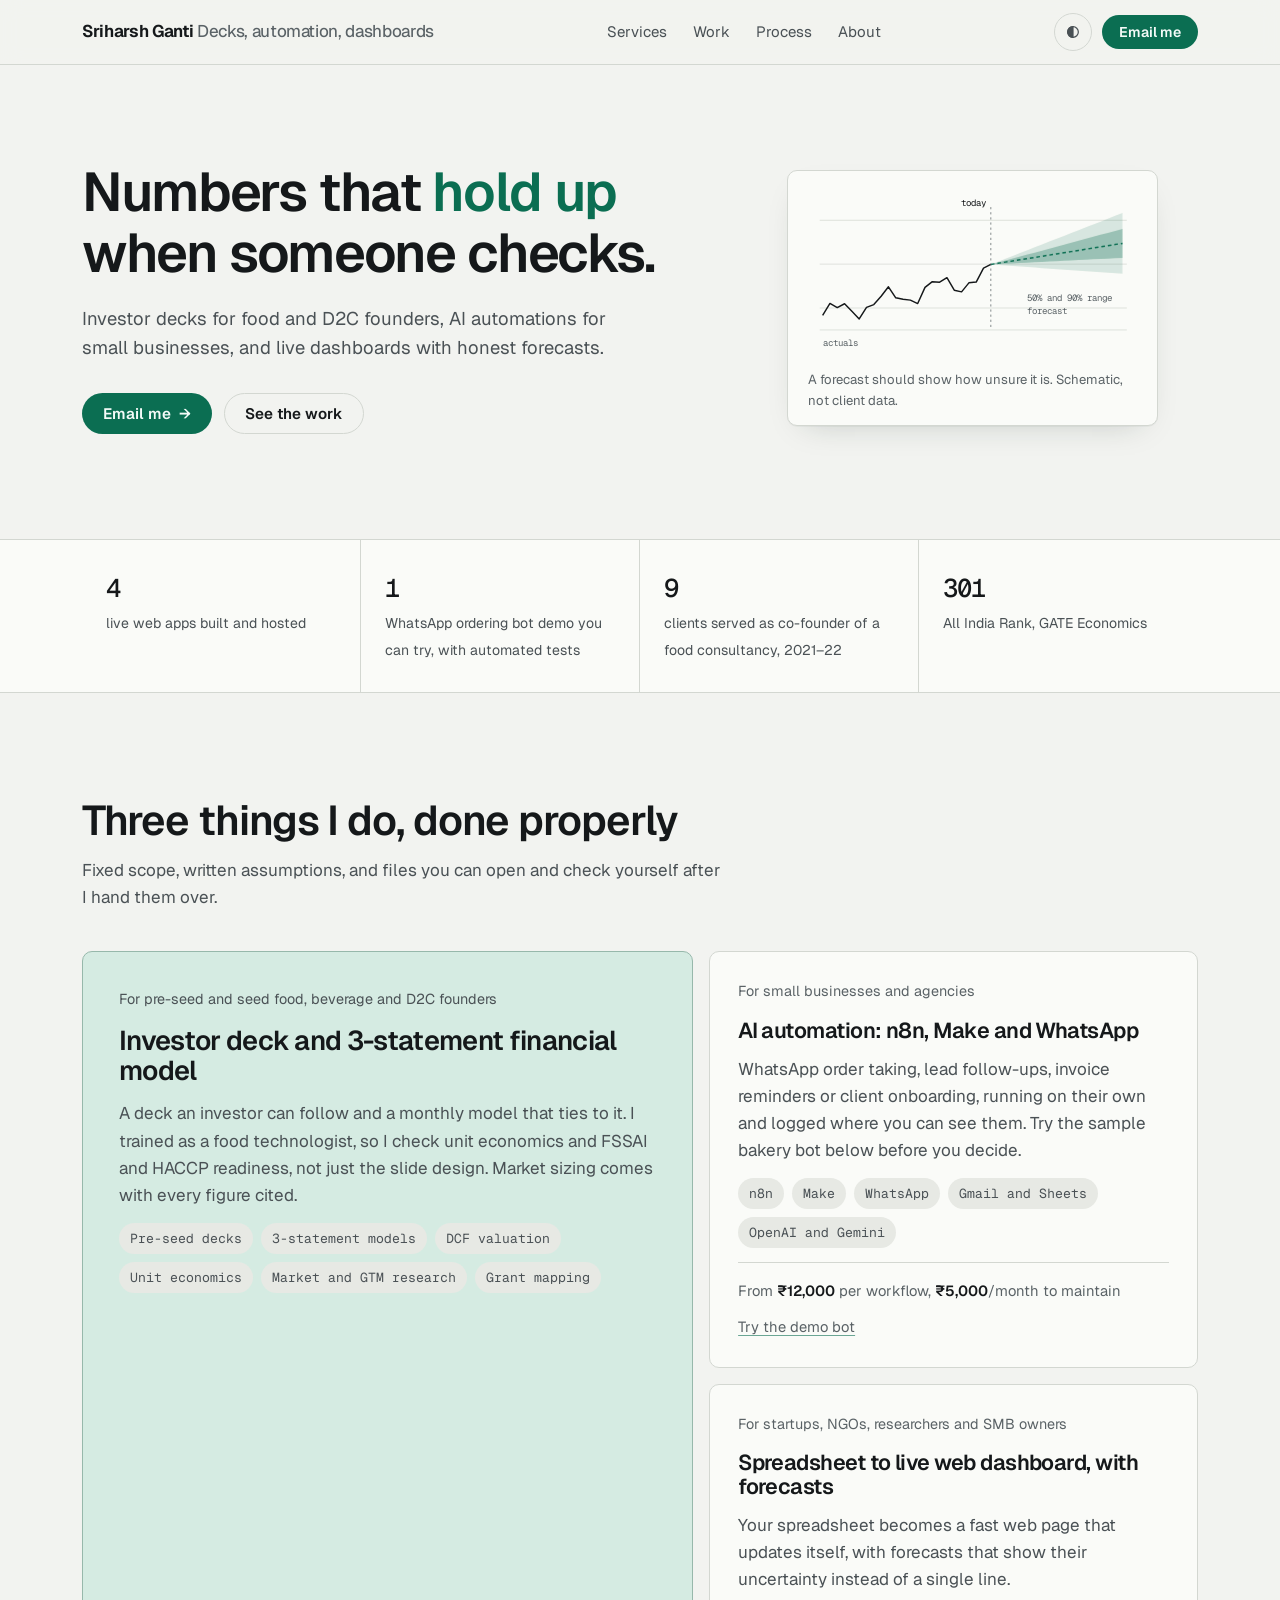
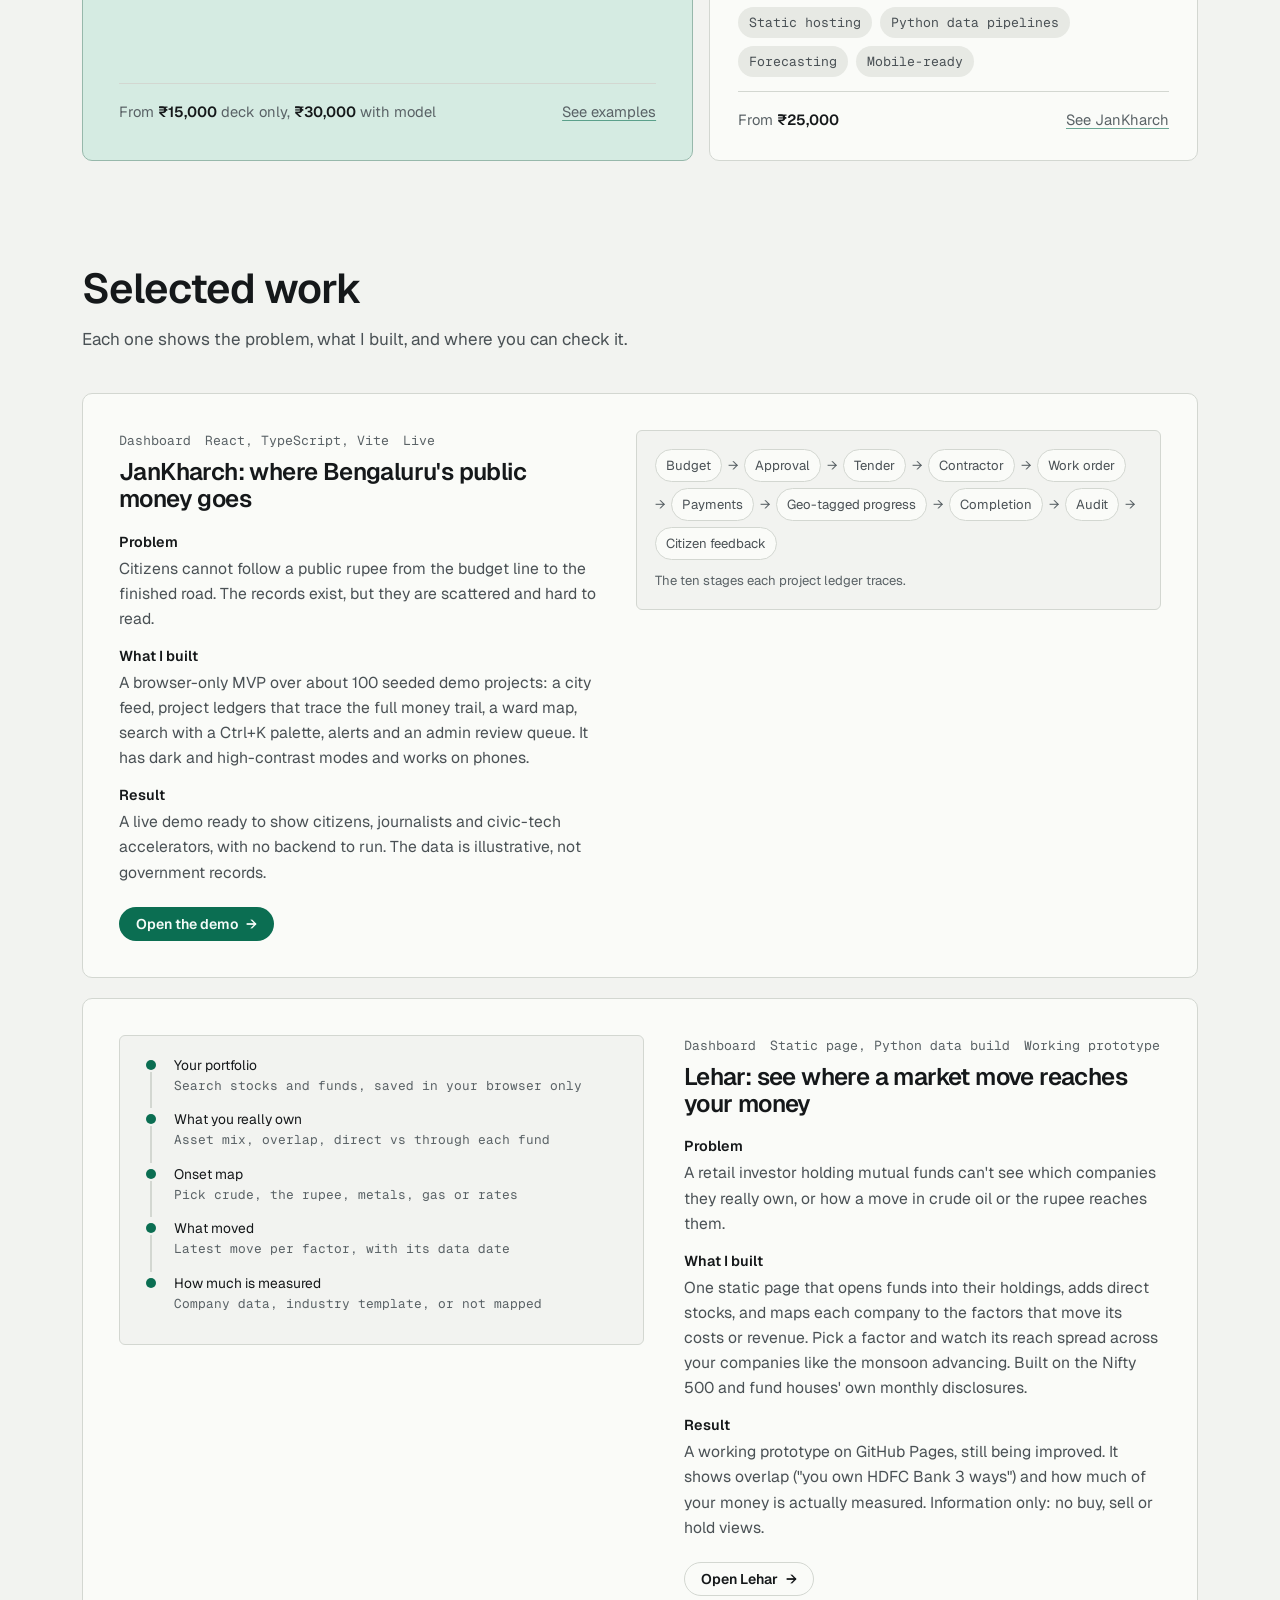
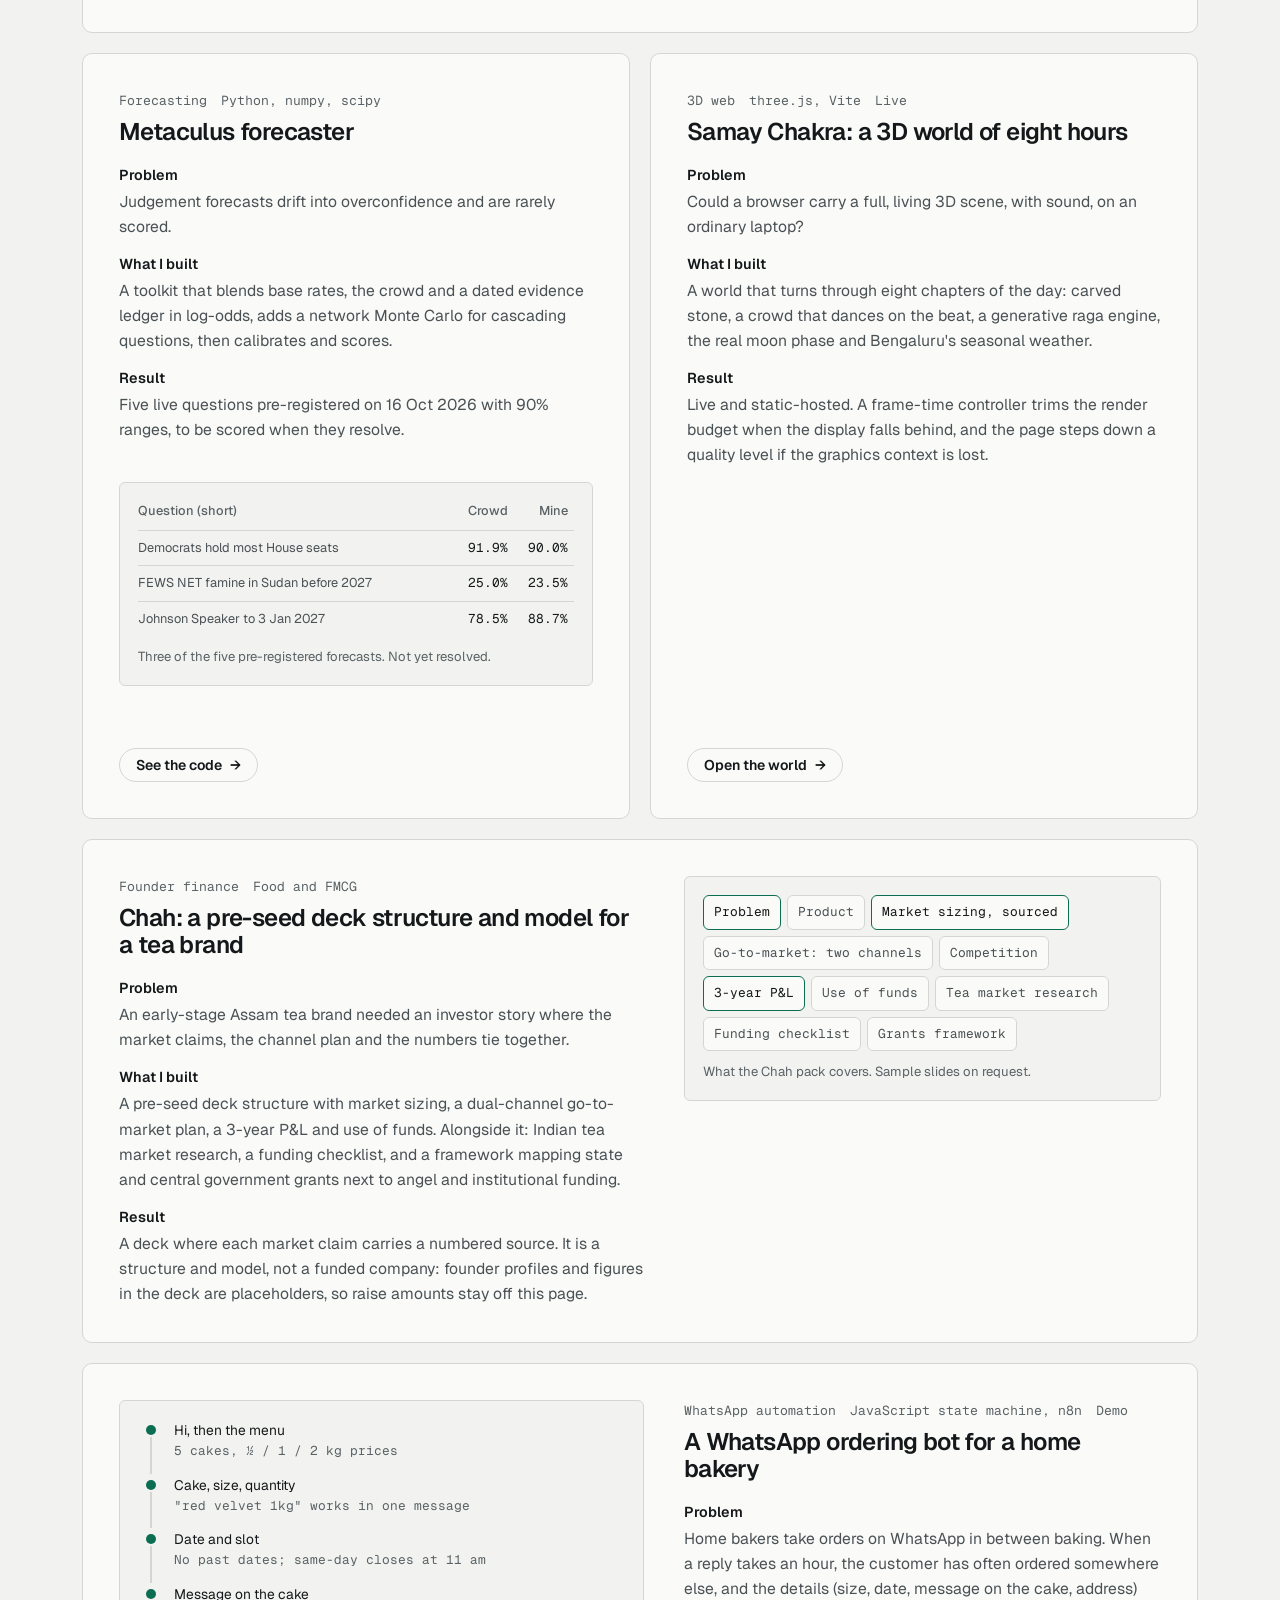
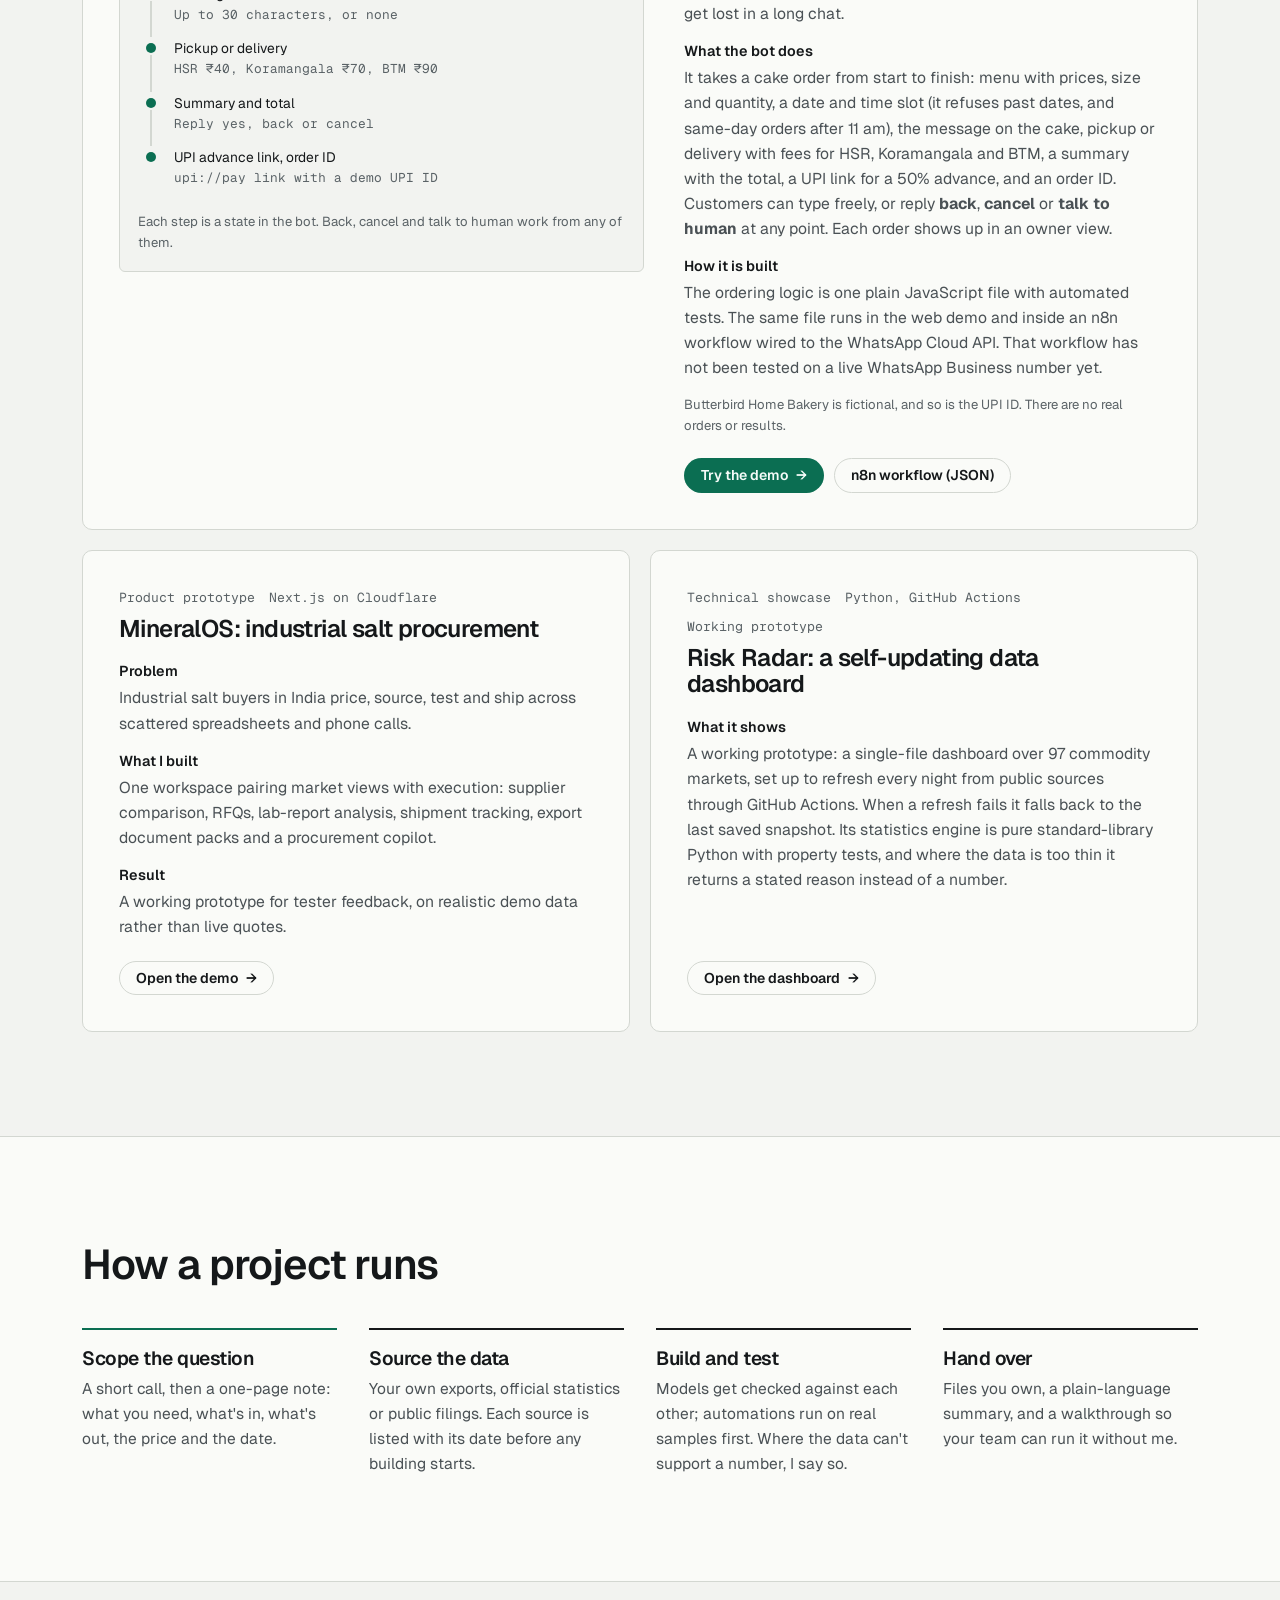
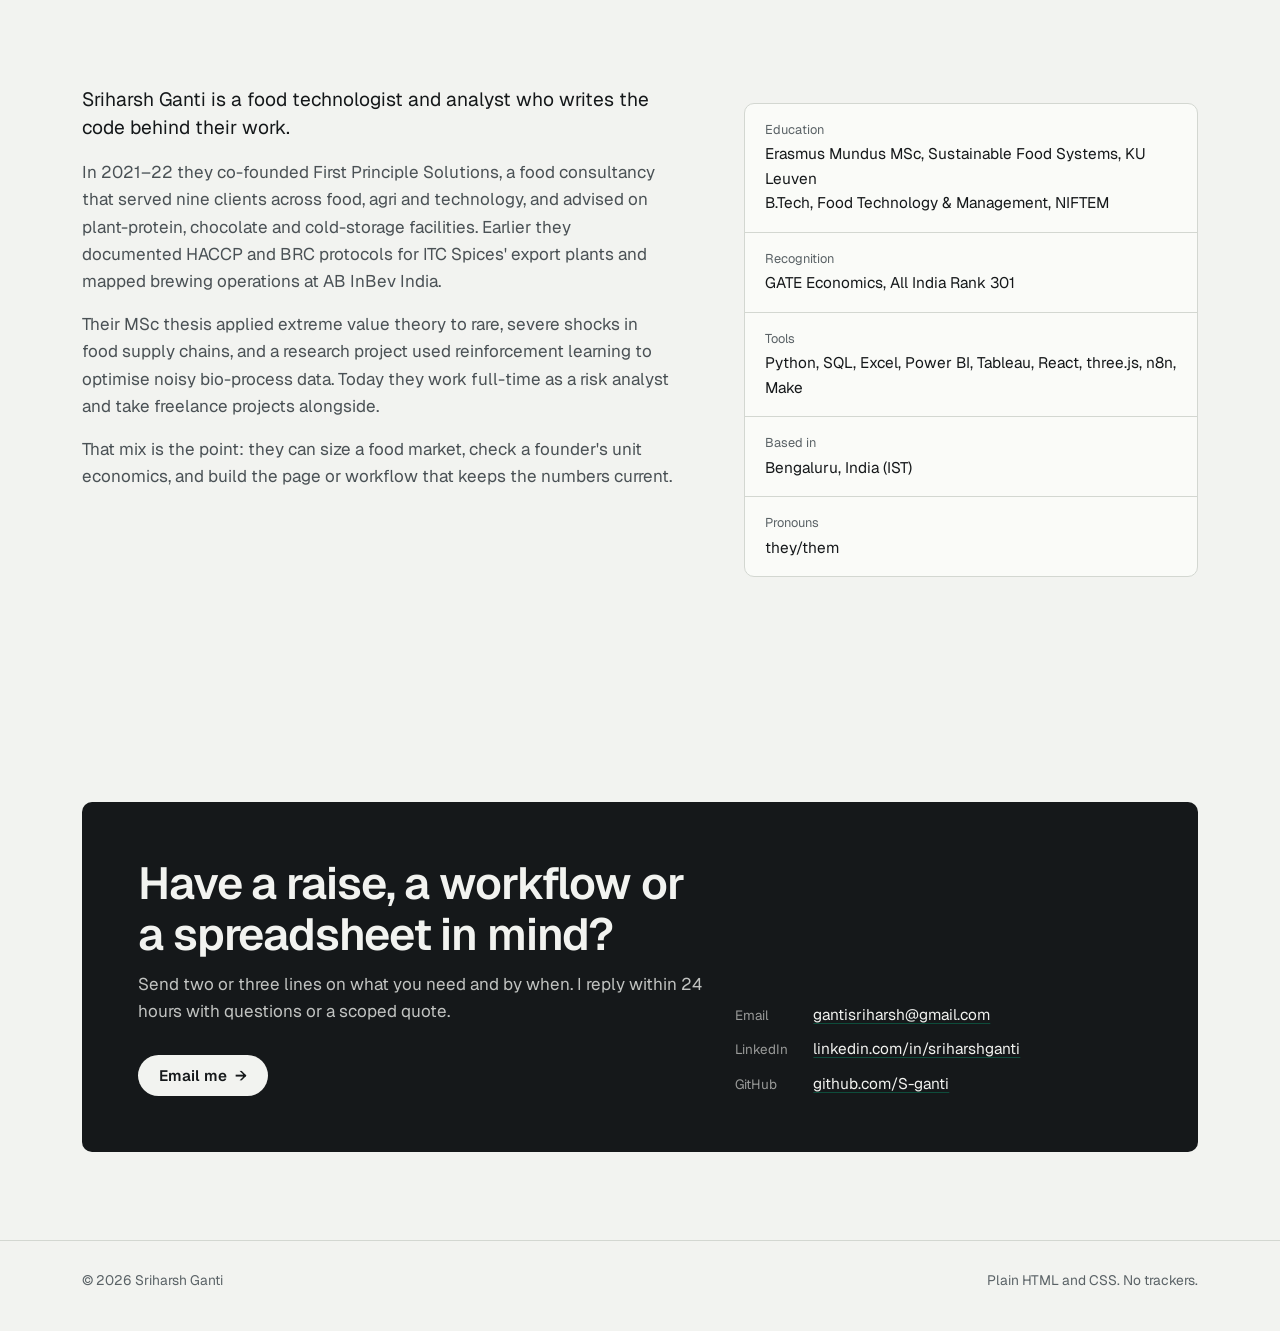
<file: index.html>
<!doctype html>
<html lang="en">
<head>
  <meta charset="utf-8">
  <meta name="viewport" content="width=device-width, initial-scale=1">
  <title>Sriharsh Ganti</title>
  <meta name="description" content="Sriharsh Ganti builds investor decks and financial models for food and D2C founders, AI automations for small businesses, and live web dashboards with forecasts.">
  <meta name="color-scheme" content="light dark">
  <link rel="icon" href="data:image/svg+xml,%3Csvg xmlns='http://www.w3.org/2000/svg' viewBox='0 0 32 32'%3E%3Crect width='32' height='32' rx='8' fill='%230b6e52'/%3E%3Ctext x='16' y='21.5' font-family='Arial' font-weight='700' font-size='14' fill='%23f4fbf8' text-anchor='middle'%3ESG%3C/text%3E%3C/svg%3E">
  <link rel="preconnect" href="https://fonts.googleapis.com">
  <link rel="preconnect" href="https://fonts.gstatic.com" crossorigin>
  <link rel="stylesheet" href="https://fonts.googleapis.com/css2?family=Geist:wght@400;450;500;600;650&family=Geist+Mono:wght@400;500&display=swap">
  <link rel="stylesheet" href="styles.css">
</head>
<body>
  <a class="skip" href="#main">Skip to content</a>

  <header class="nav">
    <div class="wrap nav-inner">
      <a class="brand" href="#top">Sriharsh Ganti <span>Decks, automation, dashboards</span></a>
      <nav aria-label="Primary">
        <ul class="nav-links">
          <li><a href="#services">Services</a></li>
          <li><a href="#work">Work</a></li>
          <li><a href="#process">Process</a></li>
          <li><a href="#about">About</a></li>
        </ul>
      </nav>
      <div class="nav-right">
        <button class="theme-toggle" type="button" aria-label="Toggle colour theme">
          <svg viewBox="0 0 24 24" fill="none" stroke="currentColor" stroke-width="1.8" aria-hidden="true"><circle cx="12" cy="12" r="8"/><path d="M12 4a8 8 0 0 0 0 16z" fill="currentColor"/></svg>
        </button>
        <a class="btn btn-primary" href="mailto:gantisriharsh@gmail.com">Email me</a>
      </div>
    </div>
  </header>

  <main id="main">
    <!-- Hero -->
    <section class="hero" id="top">
      <div class="wrap hero-grid">
        <div>
          <h1>Numbers that <em>hold up</em> when someone checks.</h1>
          <p class="lede">Investor decks for food and D2C founders, AI automations for small businesses, and live dashboards with honest forecasts.</p>
          <div class="hero-cta">
            <a class="btn btn-primary" href="mailto:gantisriharsh@gmail.com">Email me <span class="arrow" aria-hidden="true">&rarr;</span></a>
            <a class="btn btn-ghost" href="#work">See the work</a>
          </div>
        </div>

        <figure class="hero-figure reveal">
          <svg class="tail-svg" viewBox="0 0 450 230" role="img" aria-labelledby="fanTitle">
            <title id="fanTitle">Schematic chart: actual values up to today, then a forecast line with a 50% and a 90% range that widen over time</title>
            <line class="grid" x1="16" y1="40" x2="436" y2="40"/>
            <line class="grid" x1="16" y1="100" x2="436" y2="100"/>
            <line class="grid" x1="16" y1="160" x2="436" y2="160"/>
            <line class="grid" x1="16" y1="190" x2="436" y2="190"/>
            <g class="band">
              <path class="b90" d="M250,100.4 L260,96.5 L270,92.6 L280,88.7 L290,84.8 L300,80.9 L310,76.9 L320,73.0 L330,69.1 L340,65.2 L350,61.3 L360,57.4 L370,53.5 L380,49.6 L390,45.7 L400,41.8 L410,37.8 L420,33.9 L430,30.0 L430,113.2 L420,112.5 L410,111.8 L400,111.1 L390,110.3 L380,109.6 L370,108.9 L360,108.2 L350,107.5 L340,106.8 L330,106.1 L320,105.4 L310,104.7 L300,104.0 L290,103.2 L280,102.5 L270,101.8 L260,101.1 L250,100.4 Z"/>
              <path class="b50" d="M250,100.4 L260,97.7 L270,95.0 L280,92.3 L290,89.6 L300,86.9 L310,84.2 L320,81.5 L330,78.8 L340,76.1 L350,73.4 L360,70.7 L370,68.0 L380,65.3 L390,62.6 L400,59.9 L410,57.2 L420,54.5 L430,51.8 L430,91.4 L420,91.9 L410,92.4 L400,92.9 L390,93.4 L380,93.9 L370,94.4 L360,94.9 L350,95.4 L340,95.9 L330,96.4 L320,96.9 L310,97.4 L300,97.9 L290,98.4 L280,98.9 L270,99.4 L260,99.9 L250,100.4 Z"/>
              <path class="fc" d="M250,100.4 L260,98.8 L270,97.2 L280,95.6 L290,94.0 L300,92.4 L310,90.8 L320,89.2 L330,87.6 L340,86.0 L350,84.4 L360,82.8 L370,81.2 L380,79.6 L390,78.0 L400,76.4 L410,74.8 L420,73.2 L430,71.6"/>
            </g>
            <path class="hist" d="M20,170.0 L30,153.7 L40,159.5 L50,154.2 L60,164.4 L70,175.0 L80,159.2 L90,155.3 L100,143.9 L110,131.0 L120,146.1 L130,148.1 L140,149.2 L150,153.9 L160,131.8 L170,124.0 L180,124.7 L190,118.5 L200,135.7 L210,137.9 L220,125.6 L230,124.5 L240,105.5 L250,100.4"/>
            <line class="today" x1="250" y1="22" x2="250" y2="190"/>
            <text class="label-strong" x="244" y="20" text-anchor="end">today</text>
            <text x="20" y="212">actuals</text>
            <text x="300" y="150">50% and 90% range</text>
            <text x="300" y="168">forecast</text>
          </svg>
          <figcaption>A forecast should show how unsure it is. Schematic, not client data.</figcaption>
        </figure>
      </div>
    </section>

    <!-- Proof strip -->
    <div class="proof">
      <div class="wrap proof-grid">
        <div class="proof-item"><strong>4</strong><span>live web apps built and hosted</span></div>
        <div class="proof-item"><strong>1</strong><span>WhatsApp ordering bot demo you can try, with automated tests</span></div>
        <div class="proof-item"><strong>9</strong><span>clients served as co-founder of a food consultancy, 2021&ndash;22</span></div>
        <div class="proof-item"><strong>301</strong><span>All India Rank, GATE Economics</span></div>
      </div>
    </div>

    <!-- Services -->
    <section id="services">
      <div class="wrap">
        <div class="section-head">
          <h2>Three things I do, done properly</h2>
          <p>Fixed scope, written assumptions, and files you can open and check yourself after I hand them over.</p>
        </div>

        <div class="services-grid">
          <article class="service lead reveal">
            <p class="for">For pre-seed and seed food, beverage and D2C founders</p>
            <h3>Investor deck and 3-statement financial model</h3>
            <p>A deck an investor can follow and a monthly model that ties to it. I trained as a food technologist, so I check unit economics and FSSAI and HACCP readiness, not just the slide design. Market sizing comes with every figure cited.</p>
            <ul>
              <li>Pre-seed decks</li>
              <li>3-statement models</li>
              <li>DCF valuation</li>
              <li>Unit economics</li>
              <li>Market and GTM research</li>
              <li>Grant mapping</li>
            </ul>
            <div class="price"><span>From <b>&#8377;15,000</b> deck only, <b>&#8377;30,000</b> with model</span><a href="#case-decks">See examples</a></div>
          </article>

          <article class="service reveal">
            <p class="for">For small businesses and agencies</p>
            <h3>AI automation: n8n, Make and WhatsApp</h3>
            <p>WhatsApp order taking, lead follow-ups, invoice reminders or client onboarding, running on their own and logged where you can see them. Try the sample bakery bot below before you decide.</p>
            <ul>
              <li>n8n</li>
              <li>Make</li>
              <li>WhatsApp</li>
              <li>Gmail and Sheets</li>
              <li>OpenAI and Gemini</li>
            </ul>
            <div class="price"><span>From <b>&#8377;12,000</b> per workflow, <b>&#8377;5,000</b>/month to maintain</span><a href="#case-bot">Try the demo bot</a></div>
          </article>

          <article class="service reveal">
            <p class="for">For startups, NGOs, researchers and SMB owners</p>
            <h3>Spreadsheet to live web dashboard, with forecasts</h3>
            <p>Your spreadsheet becomes a fast web page that updates itself, with forecasts that show their uncertainty instead of a single line.</p>
            <ul>
              <li>Static hosting</li>
              <li>Python data pipelines</li>
              <li>Forecasting</li>
              <li>Mobile-ready</li>
            </ul>
            <div class="price"><span>From <b>&#8377;25,000</b></span><a href="#case-jankharch">See JanKharch</a></div>
          </article>
        </div>
      </div>
    </section>

    <!-- Work -->
    <section id="work" style="padding-top:0">
      <div class="wrap">
        <div class="section-head">
          <h2>Selected work</h2>
          <p>Each one shows the problem, what I built, and where you can check it.</p>
        </div>

        <div class="work-list">

          <!-- 1. JanKharch -->
          <article class="case featured reveal" id="case-jankharch">
            <div class="case-body">
              <div class="case-meta"><span>Dashboard</span><span>React, TypeScript, Vite</span><span>Live</span></div>
              <h3>JanKharch: where Bengaluru's public money goes</h3>
              <dl>
                <div><dt>Problem</dt><dd>Citizens cannot follow a public rupee from the budget line to the finished road. The records exist, but they are scattered and hard to read.</dd></div>
                <div><dt>What I built</dt><dd>A browser-only MVP over about 100 seeded demo projects: a city feed, project ledgers that trace the full money trail, a ward map, search with a Ctrl+K palette, alerts and an admin review queue. It has dark and high-contrast modes and works on phones.</dd></div>
                <div><dt>Result</dt><dd>A live demo ready to show citizens, journalists and civic-tech accelerators, with no backend to run. The data is illustrative, not government records.</dd></div>
              </dl>
              <div class="links"><a class="btn btn-primary" href="https://s-ganti.github.io/jankharch/" target="_blank" rel="noopener">Open the demo <span class="arrow" aria-hidden="true">&rarr;</span></a></div>
            </div>
            <div class="preview" aria-label="The ten-stage money trail JanKharch traces for each project">
              <div class="trail">
                <span>Budget</span><i>&rarr;</i><span>Approval</span><i>&rarr;</i><span>Tender</span><i>&rarr;</i><span>Contractor</span><i>&rarr;</i><span>Work order</span><i>&rarr;</i><span>Payments</span><i>&rarr;</i><span>Geo-tagged progress</span><i>&rarr;</i><span>Completion</span><i>&rarr;</i><span>Audit</span><i>&rarr;</i><span>Citizen feedback</span>
              </div>
              <p class="preview-cap">The ten stages each project ledger traces.</p>
            </div>
          </article>

          <!-- 2. Lehar -->
          <article class="case flip reveal" id="case-lehar">
            <div class="case-body">
              <div class="case-meta"><span>Dashboard</span><span>Static page, Python data build</span><span>Working prototype</span></div>
              <h3>Lehar: see where a market move reaches your money</h3>
              <dl>
                <div><dt>Problem</dt><dd>A retail investor holding mutual funds can't see which companies they really own, or how a move in crude oil or the rupee reaches them.</dd></div>
                <div><dt>What I built</dt><dd>One static page that opens funds into their holdings, adds direct stocks, and maps each company to the factors that move its costs or revenue. Pick a factor and watch its reach spread across your companies like the monsoon advancing. Built on the Nifty 500 and fund houses' own monthly disclosures.</dd></div>
                <div><dt>Result</dt><dd>A working prototype on GitHub Pages, still being improved. It shows overlap ("you own HDFC Bank 3 ways") and how much of your money is actually measured. Information only: no buy, sell or hold views.</dd></div>
              </dl>
              <div class="links"><a class="btn btn-ghost" href="https://s-ganti.github.io/lehar/" target="_blank" rel="noopener">Open Lehar <span class="arrow" aria-hidden="true">&rarr;</span></a></div>
            </div>
            <div class="preview" aria-label="Views on the Lehar page">
              <ol class="flow">
                <li><span>Your portfolio<small>Search stocks and funds, saved in your browser only</small></span></li>
                <li><span>What you really own<small>Asset mix, overlap, direct vs through each fund</small></span></li>
                <li><span>Onset map<small>Pick crude, the rupee, metals, gas or rates</small></span></li>
                <li><span>What moved<small>Latest move per factor, with its data date</small></span></li>
                <li><span>How much is measured<small>Company data, industry template, or not mapped</small></span></li>
              </ol>
            </div>
          </article>

          <!-- 3 + 4: pair -->
          <div class="work-pair">
            <article class="case reveal" id="case-forecast">
              <div class="case-body">
                <div class="case-meta"><span>Forecasting</span><span>Python, numpy, scipy</span></div>
                <h3>Metaculus forecaster</h3>
                <dl>
                  <div><dt>Problem</dt><dd>Judgement forecasts drift into overconfidence and are rarely scored.</dd></div>
                  <div><dt>What I built</dt><dd>A toolkit that blends base rates, the crowd and a dated evidence ledger in log-odds, adds a network Monte Carlo for cascading questions, then calibrates and scores.</dd></div>
                  <div><dt>Result</dt><dd>Five live questions pre-registered on 16 Oct 2026 with 90% ranges, to be scored when they resolve.</dd></div>
                </dl>
              </div>
              <div class="preview">
                <table class="ftable">
                  <thead><tr><th>Question (short)</th><th class="n">Crowd</th><th class="n">Mine</th></tr></thead>
                  <tbody>
                    <tr><td>Democrats hold most House seats</td><td class="n">91.9%</td><td class="n">90.0%</td></tr>
                    <tr><td>FEWS NET famine in Sudan before 2027</td><td class="n">25.0%</td><td class="n">23.5%</td></tr>
                    <tr><td>Johnson Speaker to 3 Jan 2027</td><td class="n">78.5%</td><td class="n">88.7%</td></tr>
                  </tbody>
                </table>
                <p class="preview-cap">Three of the five pre-registered forecasts. Not yet resolved.</p>
              </div>
              <div class="links"><a class="btn btn-ghost" href="https://github.com/S-ganti/metaculus-forecaster" target="_blank" rel="noopener">See the code <span class="arrow" aria-hidden="true">&rarr;</span></a></div>
            </article>

            <article class="case reveal" id="case-samay">
              <div class="case-body">
                <div class="case-meta"><span>3D web</span><span>three.js, Vite</span><span>Live</span></div>
                <h3>Samay Chakra: a 3D world of eight hours</h3>
                <dl>
                  <div><dt>Problem</dt><dd>Could a browser carry a full, living 3D scene, with sound, on an ordinary laptop?</dd></div>
                  <div><dt>What I built</dt><dd>A world that turns through eight chapters of the day: carved stone, a crowd that dances on the beat, a generative raga engine, the real moon phase and Bengaluru's seasonal weather.</dd></div>
                  <div><dt>Result</dt><dd>Live and static-hosted. A frame-time controller trims the render budget when the display falls behind, and the page steps down a quality level if the graphics context is lost.</dd></div>
                </dl>
              </div>
              <div class="links"><a class="btn btn-ghost" href="https://s-ganti.github.io/samay-chakra/" target="_blank" rel="noopener">Open the world <span class="arrow" aria-hidden="true">&rarr;</span></a></div>
            </article>
          </div>

          <!-- 5. Decks & models -->
          <article class="case reveal" id="case-decks">
            <div class="case-body">
              <div class="case-meta"><span>Founder finance</span><span>Food and FMCG</span></div>
              <h3>Chah: a pre-seed deck structure and model for a tea brand</h3>
              <dl>
                <div><dt>Problem</dt><dd>An early-stage Assam tea brand needed an investor story where the market claims, the channel plan and the numbers tie together.</dd></div>
                <div><dt>What I built</dt><dd>A pre-seed deck structure with market sizing, a dual-channel go-to-market plan, a 3-year P&amp;L and use of funds. Alongside it: Indian tea market research, a funding checklist, and a framework mapping state and central government grants next to angel and institutional funding.</dd></div>
                <div><dt>Result</dt><dd>A deck where each market claim carries a numbered source. It is a structure and model, not a funded company: founder profiles and figures in the deck are placeholders, so raise amounts stay off this page.</dd></div>
              </dl>
            </div>
            <div class="preview" aria-label="Sections of the Chah pre-seed deck and its companion files">
              <div class="sheets">
                <span class="key">Problem</span><span>Product</span><span class="key">Market sizing, sourced</span><span>Go-to-market: two channels</span><span>Competition</span><span class="key">3-year P&amp;L</span><span>Use of funds</span><span>Tea market research</span><span>Funding checklist</span><span>Grants framework</span>
              </div>
              <p class="preview-cap">What the Chah pack covers. Sample slides on request.</p>
            </div>
          </article>

          <!-- 6. WhatsApp bot demo -->
          <article class="case flip reveal" id="case-bot">
            <div class="case-body">
              <div class="case-meta"><span>WhatsApp automation</span><span>JavaScript state machine, n8n</span><span>Demo</span></div>
              <h3>A WhatsApp ordering bot for a home bakery</h3>
              <dl>
                <div><dt>Problem</dt><dd>Home bakers take orders on WhatsApp in between baking. When a reply takes an hour, the customer has often ordered somewhere else, and the details (size, date, message on the cake, address) get lost in a long chat.</dd></div>
                <div><dt>What the bot does</dt><dd>It takes a cake order from start to finish: menu with prices, size and quantity, a date and time slot (it refuses past dates, and same-day orders after 11 am), the message on the cake, pickup or delivery with fees for HSR, Koramangala and BTM, a summary with the total, a UPI link for a 50% advance, and an order ID. Customers can type freely, or reply <b>back</b>, <b>cancel</b> or <b>talk to human</b> at any point. Each order shows up in an owner view.</dd></div>
                <div><dt>How it is built</dt><dd>The ordering logic is one plain JavaScript file with automated tests. The same file runs in the web demo and inside an n8n workflow wired to the WhatsApp Cloud API. That workflow has not been tested on a live WhatsApp Business number yet.</dd></div>
              </dl>
              <p class="preview-cap" style="margin-top:14px">Butterbird Home Bakery is fictional, and so is the UPI ID. There are no real orders or results.</p>
              <div class="links">
                <a class="btn btn-primary" href="bot/index.html">Try the demo <span class="arrow" aria-hidden="true">&rarr;</span></a>
                <a class="btn btn-ghost" href="bot/n8n-whatsapp-bakery.json" download>n8n workflow (JSON)</a>
              </div>
            </div>
            <div class="preview" aria-label="Steps the bakery bot walks a customer through">
              <ol class="flow">
                <li><span>Hi, then the menu<small>5 cakes, &frac12; / 1 / 2 kg prices</small></span></li>
                <li><span>Cake, size, quantity<small>"red velvet 1kg" works in one message</small></span></li>
                <li><span>Date and slot<small>No past dates; same-day closes at 11 am</small></span></li>
                <li><span>Message on the cake<small>Up to 30 characters, or none</small></span></li>
                <li><span>Pickup or delivery<small>HSR &#8377;40, Koramangala &#8377;70, BTM &#8377;90</small></span></li>
                <li><span>Summary and total<small>Reply yes, back or cancel</small></span></li>
                <li><span>UPI advance link, order ID<small>upi://pay link with a demo UPI ID</small></span></li>
              </ol>
              <p class="preview-cap">Each step is a state in the bot. Back, cancel and talk to human work from any of them.</p>
            </div>
          </article>

          <!-- 7. mineral-os + Risk Radar pair -->
          <div class="work-pair">
            <article class="case reveal" id="case-mineral">
              <div class="case-body">
                <div class="case-meta"><span>Product prototype</span><span>Next.js on Cloudflare</span></div>
                <h3>MineralOS: industrial salt procurement</h3>
                <dl>
                  <div><dt>Problem</dt><dd>Industrial salt buyers in India price, source, test and ship across scattered spreadsheets and phone calls.</dd></div>
                  <div><dt>What I built</dt><dd>One workspace pairing market views with execution: supplier comparison, RFQs, lab-report analysis, shipment tracking, export document packs and a procurement copilot.</dd></div>
                  <div><dt>Result</dt><dd>A working prototype for tester feedback, on realistic demo data rather than live quotes.</dd></div>
                </dl>
                <div class="links"><a class="btn btn-ghost" href="https://s-ganti.github.io/mineral-os/" target="_blank" rel="noopener">Open the demo <span class="arrow" aria-hidden="true">&rarr;</span></a></div>
              </div>
            </article>

            <article class="case reveal" id="case-radar">
              <div class="case-body">
                <div class="case-meta"><span>Technical showcase</span><span>Python, GitHub Actions</span><span>Working prototype</span></div>
                <h3>Risk Radar: a self-updating data dashboard</h3>
                <dl>
                  <div><dt>What it shows</dt><dd>A working prototype: a single-file dashboard over 97 commodity markets, set up to refresh every night from public sources through GitHub Actions. When a refresh fails it falls back to the last saved snapshot. Its statistics engine is pure standard-library Python with property tests, and where the data is too thin it returns a stated reason instead of a number.</dd></div>
                </dl>
              </div>
              <div class="links"><a class="btn btn-ghost" href="https://s-ganti.github.io/risk-radar/" target="_blank" rel="noopener">Open the dashboard <span class="arrow" aria-hidden="true">&rarr;</span></a></div>
            </article>
          </div>
        </div>
      </div>
    </section>

    <!-- Process -->
    <section class="process" id="process">
      <div class="wrap">
        <div class="section-head">
          <h2>How a project runs</h2>
        </div>
        <ol class="steps">
          <li class="reveal"><h3>Scope the question</h3><p>A short call, then a one-page note: what you need, what's in, what's out, the price and the date.</p></li>
          <li class="reveal"><h3>Source the data</h3><p>Your own exports, official statistics or public filings. Each source is listed with its date before any building starts.</p></li>
          <li class="reveal"><h3>Build and test</h3><p>Models get checked against each other; automations run on real samples first. Where the data can't support a number, I say so.</p></li>
          <li class="reveal"><h3>Hand over</h3><p>Files you own, a plain-language summary, and a walkthrough so your team can run it without me.</p></li>
        </ol>
      </div>
    </section>

    <!-- About -->
    <section id="about">
      <div class="wrap about-grid">
        <div class="about-copy reveal">
          <p>Sriharsh Ganti is a food technologist and analyst who writes the code behind their work.</p>
          <p>In 2021&ndash;22 they co-founded First Principle Solutions, a food consultancy that served nine clients across food, agri and technology, and advised on plant-protein, chocolate and cold-storage facilities. Earlier they documented HACCP and BRC protocols for ITC Spices' export plants and mapped brewing operations at AB InBev India.</p>
          <p>Their MSc thesis applied extreme value theory to rare, severe shocks in food supply chains, and a research project used reinforcement learning to optimise noisy bio-process data. Today they work full-time as a risk analyst and take freelance projects alongside.</p>
          <p>That mix is the point: they can size a food market, check a founder's unit economics, and build the page or workflow that keeps the numbers current.</p>
        </div>
        <dl class="facts reveal">
          <div><dt>Education</dt><dd>Erasmus Mundus MSc, Sustainable Food Systems, KU Leuven<br>B.Tech, Food Technology &amp; Management, NIFTEM</dd></div>
          <div><dt>Recognition</dt><dd>GATE Economics, All India Rank 301</dd></div>
          <div><dt>Tools</dt><dd>Python, SQL, Excel, Power BI, Tableau, React, three.js, n8n, Make</dd></div>
          <div><dt>Based in</dt><dd>Bengaluru, India (IST)</dd></div>
          <div><dt>Pronouns</dt><dd>they/them</dd></div>
        </dl>
      </div>
    </section>

    <!-- Contact -->
    <section class="contact" id="contact">
      <div class="wrap">
        <div class="contact-box reveal">
          <div>
            <h2>Have a raise, a workflow or a spreadsheet in mind?</h2>
            <p>Send two or three lines on what you need and by when. I reply within 24 hours with questions or a scoped quote.</p>
            <div class="hero-cta"><a class="btn btn-primary" href="mailto:gantisriharsh@gmail.com">Email me <span class="arrow" aria-hidden="true">&rarr;</span></a></div>
          </div>
          <ul class="contact-links">
            <li><span class="k">Email</span><a href="mailto:gantisriharsh@gmail.com">gantisriharsh@gmail.com</a></li>
            <li><span class="k">LinkedIn</span><a href="https://www.linkedin.com/in/sriharshganti/" target="_blank" rel="noopener">linkedin.com/in/sriharshganti</a></li>
            <li><span class="k">GitHub</span><a href="https://github.com/S-ganti" target="_blank" rel="noopener">github.com/S-ganti</a></li>
          </ul>
        </div>
      </div>
    </section>
  </main>

  <footer>
    <div class="wrap">
      <span>&copy; <span id="year">2026</span> Sriharsh Ganti</span>
      <span>Plain HTML and CSS. No trackers.</span>
    </div>
  </footer>

  <script src="main.js" defer></script>
</body>
</html>
</file>
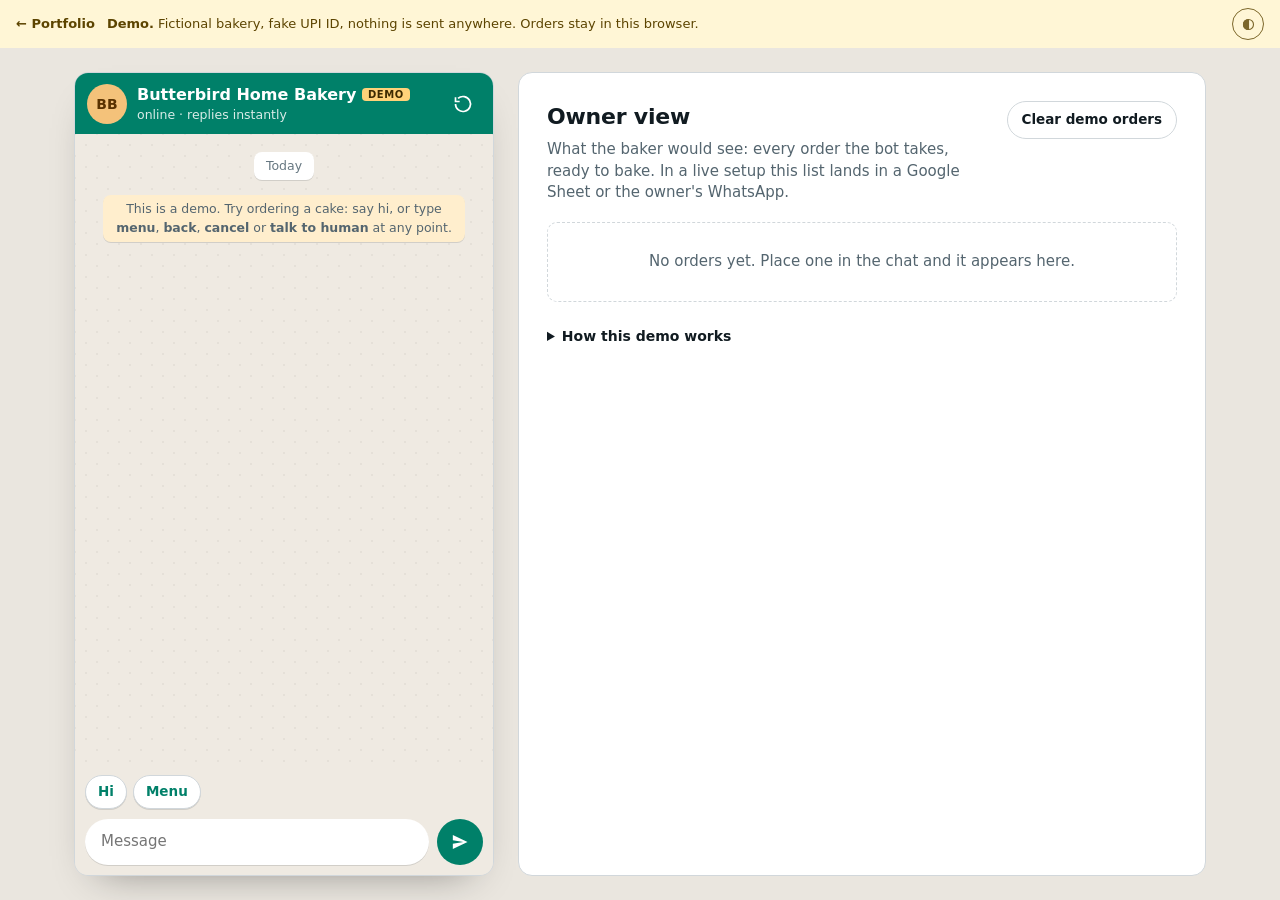
<file: bot/index.html>
<!doctype html>
<html lang="en">
<head>
  <meta charset="utf-8">
  <meta name="viewport" content="width=device-width, initial-scale=1">
  <title>Bakery Bot Demo</title>
  <meta name="description" content="Demo WhatsApp ordering bot for a fictional Bengaluru home bakery, built by Sriharsh Ganti. Real ordering logic, running in your browser.">
  <meta name="color-scheme" content="light dark">
  <link rel="icon" href="data:image/svg+xml,%3Csvg xmlns='http://www.w3.org/2000/svg' viewBox='0 0 32 32'%3E%3Crect width='32' height='32' rx='8' fill='%23008069'/%3E%3Ctext x='16' y='21.5' font-family='Arial' font-weight='700' font-size='14' fill='%23ffffff' text-anchor='middle'%3EBB%3C/text%3E%3C/svg%3E">
  <link rel="stylesheet" href="chat.css">
</head>
<body>
  <header class="topbar">
    <a class="back-link" href="../index.html#case-bot">&larr; Portfolio</a>
    <p class="demo-note"><b>Demo.</b> Fictional bakery, fake UPI ID, nothing is sent anywhere. Orders stay in this browser.</p>
    <div class="top-actions">
      <button type="button" class="theme-toggle" aria-label="Toggle colour theme">
        <svg viewBox="0 0 24 24" fill="none" stroke="currentColor" stroke-width="1.8" aria-hidden="true"><circle cx="12" cy="12" r="8"/><path d="M12 4a8 8 0 0 0 0 16z" fill="currentColor"/></svg>
      </button>
    </div>
  </header>

  <div class="tabs" role="tablist" aria-label="Demo views">
    <button type="button" role="tab" id="tab-chat" aria-controls="panel-chat" aria-selected="true">Customer chat</button>
    <button type="button" role="tab" id="tab-owner" aria-controls="panel-owner" aria-selected="false">Owner view <span class="count" id="order-count">0</span></button>
  </div>

  <main class="layout">
    <section class="phone" id="panel-chat" role="tabpanel" aria-labelledby="tab-chat">
      <div class="wa-head">
        <div class="avatar" aria-hidden="true">BB</div>
        <div class="wa-title">
          <h1>Butterbird Home Bakery <span class="pill">DEMO</span></h1>
          <p id="status">online · replies instantly</p>
        </div>
        <button type="button" class="icon-btn" id="reset-chat" title="Restart chat" aria-label="Restart chat">
          <svg viewBox="0 0 24 24" fill="none" stroke="currentColor" stroke-width="2" aria-hidden="true"><path d="M3 12a9 9 0 1 0 3-6.7"/><path d="M3 4v5h5"/></svg>
        </button>
      </div>

      <div class="wa-body" id="log" role="log" aria-live="polite" aria-label="Chat messages">
        <p class="day-chip">Today</p>
        <p class="sys-chip">This is a demo. Try ordering a cake: say hi, or type <b>menu</b>, <b>back</b>, <b>cancel</b> or <b>talk to human</b> at any point.</p>
      </div>

      <div class="chips" id="chips" aria-label="Suggested replies"></div>

      <form class="wa-input" id="composer" autocomplete="off">
        <label class="sr-only" for="msg">Message</label>
        <input id="msg" name="msg" type="text" placeholder="Message" maxlength="300" enterkeyhint="send">
        <button type="submit" class="send" aria-label="Send">
          <svg viewBox="0 0 24 24" aria-hidden="true"><path fill="currentColor" d="M3.4 20.4 21 12 3.4 3.6 3.4 10l12.6 2-12.6 2z"/></svg>
        </button>
      </form>
    </section>

    <section class="owner" id="panel-owner" role="tabpanel" aria-labelledby="tab-owner">
      <div class="owner-head">
        <div>
          <h2>Owner view</h2>
          <p>What the baker would see: every order the bot takes, ready to bake. In a live setup this list lands in a Google Sheet or the owner's WhatsApp.</p>
        </div>
        <button type="button" class="ghost-btn" id="clear-orders">Clear demo orders</button>
      </div>
      <div id="handoffs" class="handoffs" hidden></div>
      <div id="orders" class="orders">
        <p class="empty">No orders yet. Place one in the chat and it appears here.</p>
      </div>
      <details class="how">
        <summary>How this demo works</summary>
        <p>The chat runs a real state machine (<code>bot-core.js</code>): greeting, menu, size, quantity, date and slot with a same-day cutoff, cake message, pickup or delivery with HSR, Koramangala and BTM fees, summary, a UPI advance link and an order ID. The same file is covered by automated tests and is embedded in an <a href="n8n-whatsapp-bakery.json" download>n8n workflow</a> for the WhatsApp Cloud API. That workflow has not been tested against a live WhatsApp Business account yet.</p>
      </details>
    </section>
  </main>

  <script src="bot-core.js"></script>
  <script src="chat.js"></script>
</body>
</html>
</file>
<file: styles.css>
/* Sriharsh Ganti portfolio. Plain CSS, no build step. */

:root {
  --bg: #f2f3f0;
  --surface: #fafbf8;
  --surface-2: #e7e9e4;
  --ink: #15181a;
  --ink-2: #4a5155;
  --ink-3: #5a6266;
  --rule: #d3d7d1;
  --accent: #0b6e52;
  --accent-ink: #f4fbf8;
  --accent-soft: #d5ebe2;
  --flag-bg: #fff1c9;
  --flag-ink: #6a4b00;
  --shadow: 0 1px 0 rgb(21 24 26 / 0.04), 0 12px 32px -18px rgb(21 40 32 / 0.25);
  --radius: 10px;
  --radius-sm: 6px;
  --max: 1180px;
  --font: "Geist", ui-sans-serif, system-ui, -apple-system, "Segoe UI", sans-serif;
  --mono: "Geist Mono", ui-monospace, "Cascadia Mono", Consolas, monospace;
  color-scheme: light;
}

@media (prefers-color-scheme: dark) {
  :root:not([data-theme="light"]) {
    --bg: #101314;
    --surface: #171b1c;
    --surface-2: #1f2425;
    --ink: #e9ecea;
    --ink-2: #b2b9b6;
    --ink-3: #8d9592;
    --rule: #2c3333;
    --accent: #4fd1a5;
    --accent-ink: #06231a;
    --accent-soft: #163a2f;
    --flag-bg: #3a2f10;
    --flag-ink: #ffd877;
    --shadow: 0 1px 0 rgb(255 255 255 / 0.03), 0 16px 36px -20px rgb(0 0 0 / 0.7);
    color-scheme: dark;
  }
}
:root[data-theme="dark"] {
  --bg: #101314;
  --surface: #171b1c;
  --surface-2: #1f2425;
  --ink: #e9ecea;
  --ink-2: #b2b9b6;
  --ink-3: #8d9592;
  --rule: #2c3333;
  --accent: #4fd1a5;
  --accent-ink: #06231a;
  --accent-soft: #163a2f;
  --flag-bg: #3a2f10;
  --flag-ink: #ffd877;
  --shadow: 0 1px 0 rgb(255 255 255 / 0.03), 0 16px 36px -20px rgb(0 0 0 / 0.7);
  color-scheme: dark;
}

*, *::before, *::after { box-sizing: border-box; }
html { -webkit-text-size-adjust: 100%; scroll-behavior: smooth; scroll-padding-top: 76px; }
@media (prefers-reduced-motion: reduce) { html { scroll-behavior: auto; } }

body {
  margin: 0;
  background: var(--bg);
  color: var(--ink);
  font-family: var(--font);
  font-size: 1.0625rem;
  line-height: 1.6;
  overflow-x: hidden;
  -webkit-font-smoothing: antialiased;
}

img, svg { display: block; max-width: 100%; }
a { color: inherit; text-decoration-color: color-mix(in srgb, var(--accent) 60%, transparent); text-underline-offset: 3px; }
a:hover { color: var(--accent); }
:focus-visible { outline: 2px solid var(--accent); outline-offset: 3px; border-radius: 4px; }

h1, h2, h3 { line-height: 1.12; letter-spacing: -0.025em; margin: 0; font-weight: 600; }
p { margin: 0; }
.mono { font-family: var(--mono); font-feature-settings: "tnum" 1; }

.wrap { width: 100%; max-width: var(--max); margin: 0 auto; padding: 0 16px; }
@media (min-width: 768px) { .wrap { padding: 0 32px; } }

.skip { position: absolute; left: -999px; top: 8px; background: var(--ink); color: var(--bg); padding: 8px 14px; border-radius: var(--radius-sm); z-index: 100; }
.skip:focus { left: 16px; }

/* Placeholder flags the owner must resolve before publishing */
.flag {
  display: inline;
  background: var(--flag-bg);
  color: var(--flag-ink);
  font-family: var(--mono);
  font-size: max(0.82em, 12px);
  padding: 1px 6px;
  border-radius: 4px;
  white-space: normal;
  letter-spacing: 0;
}

/* Buttons: one radius rule. Buttons and chips are 999px pills, panels are 10px. */
.btn {
  display: inline-flex; align-items: center; gap: 8px;
  padding: 12px 20px; border-radius: 999px;
  font: 600 0.95rem/1 var(--font); text-decoration: none; white-space: nowrap;
  border: 1px solid transparent;
  transition: transform 0.2s cubic-bezier(0.16, 1, 0.3, 1), background-color 0.2s, color 0.2s, border-color 0.2s;
}
.btn:active { transform: translateY(1px) scale(0.98); }
.btn-primary { background: var(--accent); color: var(--accent-ink); }
.btn-primary:hover { color: var(--accent-ink); background: color-mix(in srgb, var(--accent) 86%, var(--ink)); }
.btn-ghost { border-color: var(--rule); color: var(--ink); background: transparent; }
.btn-ghost:hover { border-color: var(--ink-3); color: var(--ink); }
.btn .arrow { transition: transform 0.2s cubic-bezier(0.16, 1, 0.3, 1); }
.btn:hover .arrow { transform: translateX(3px); }

/* Nav */
.nav {
  position: sticky; top: 0; z-index: 50;
  background: color-mix(in srgb, var(--bg) 88%, transparent);
  backdrop-filter: saturate(140%) blur(10px);
  -webkit-backdrop-filter: saturate(140%) blur(10px);
  border-bottom: 1px solid var(--rule);
}
.nav-inner { display: flex; align-items: center; justify-content: space-between; height: 64px; gap: 16px; }
.brand { font-weight: 650; text-decoration: none; letter-spacing: -0.02em; white-space: nowrap; }
.brand span { color: var(--ink-3); font-weight: 450; }
.nav-links { display: none; gap: 26px; list-style: none; margin: 0; padding: 0; font-size: 0.94rem; }
.nav-links a { text-decoration: none; color: var(--ink-2); }
.nav-links a:hover { color: var(--ink); }
.nav-right { display: flex; align-items: center; gap: 10px; }
.nav .btn { padding: 9px 16px; font-size: 0.88rem; }
.theme-toggle {
  width: 38px; height: 38px; border-radius: 999px; border: 1px solid var(--rule);
  background: transparent; color: var(--ink-2); cursor: pointer; display: grid; place-items: center;
}
.theme-toggle:hover { color: var(--ink); border-color: var(--ink-3); }
.theme-toggle svg { width: 16px; height: 16px; }
@media (min-width: 900px) { .nav-links { display: flex; } }
@media (max-width: 420px) { .brand span { display: none; } }

/* Hero */
.hero { padding: 56px 0 64px; }
.hero-grid { display: grid; gap: 40px; align-items: center; }
.hero h1 { font-size: clamp(2.3rem, 4.6vw, 3.4rem); max-width: 20ch; }
.hero h1 em { font-style: normal; color: var(--accent); }
.hero .lede { margin-top: 20px; font-size: 1.15rem; color: var(--ink-2); max-width: 44ch; }
.hero-cta { display: flex; flex-wrap: wrap; gap: 12px; margin-top: 30px; }
.hero-figure {
  background: var(--surface); border: 1px solid var(--rule); border-radius: var(--radius);
  padding: 20px 20px 14px; box-shadow: var(--shadow);
}
.hero-figure figcaption { font-size: 0.82rem; color: var(--ink-3); margin-top: 10px; }
.tail-svg text { font-family: var(--mono); font-size: 12.5px; fill: var(--ink-3); }
.tail-svg .grid { stroke: var(--rule); stroke-width: 1; }
.tail-svg .today { stroke: var(--ink-3); stroke-dasharray: 3 4; }
.tail-svg .b90 { fill: var(--accent); opacity: 0.14; }
.tail-svg .b50 { fill: var(--accent); opacity: 0.3; }
.tail-svg .hist { fill: none; stroke: var(--ink); stroke-width: 2; stroke-linejoin: round; }
.tail-svg .fc { fill: none; stroke: var(--accent); stroke-width: 2; stroke-dasharray: 5 4; }
.tail-svg .label-strong { fill: var(--ink); }
@media (min-width: 900px) {
  .hero { padding: 88px 0 96px; }
  .hero-grid { grid-template-columns: 1.35fr 1fr; gap: 56px; }
}

/* Proof strip under hero */
.proof { border-top: 1px solid var(--rule); border-bottom: 1px solid var(--rule); background: var(--surface); }
.proof-grid { display: grid; grid-template-columns: 1fr 1fr; }
.proof-item { padding: 22px 16px; border-right: 1px solid var(--rule); border-bottom: 1px solid var(--rule); }
.proof-item:nth-child(2n) { border-right: 0; }
.proof-item:nth-last-child(-n+2) { border-bottom: 0; }
.proof-item strong { display: block; font-family: var(--mono); font-size: 1.6rem; font-weight: 500; letter-spacing: -0.03em; }
.proof-item span { font-size: 0.88rem; color: var(--ink-2); }
@media (min-width: 900px) {
  .proof-grid { grid-template-columns: repeat(4, 1fr); }
  .proof-item { border-bottom: 0; padding: 28px 24px; }
  .proof-item:nth-child(2n) { border-right: 1px solid var(--rule); }
  .proof-item:last-child { border-right: 0; }
}

/* Sections */
section { padding: 72px 0; }
@media (min-width: 900px) { section { padding: 104px 0; } }
.section-head { max-width: 640px; margin-bottom: 40px; }
.section-head h2 { font-size: clamp(1.8rem, 3.6vw, 2.6rem); }
.section-head p { margin-top: 14px; color: var(--ink-2); max-width: 60ch; }

/* Services: asymmetric, one tall card + two stacked */
.services-grid { display: grid; gap: 16px; }
.service {
  background: var(--surface); border: 1px solid var(--rule); border-radius: var(--radius);
  padding: 28px; display: flex; flex-direction: column; gap: 14px;
}
.service h3 { font-size: 1.35rem; }
.service p { color: var(--ink-2); }
.service ul { margin: 0; padding: 0; list-style: none; display: flex; flex-wrap: wrap; gap: 8px; }
.service li { font-size: 0.82rem; font-family: var(--mono); padding: 5px 11px; border-radius: 999px; background: var(--surface-2); color: var(--ink-2); }
.service .price { margin-top: auto; padding-top: 16px; border-top: 1px solid var(--rule); display: flex; justify-content: space-between; align-items: baseline; gap: 12px; flex-wrap: wrap; font-size: 0.92rem; color: var(--ink-3); }
.service .price b { color: var(--ink); font-weight: 600; }
.service.lead { background: var(--accent-soft); border-color: color-mix(in srgb, var(--accent) 30%, var(--rule)); }
.service.lead h3 { font-size: 1.7rem; }
.service .for { font-size: 0.9rem; color: var(--ink-3); }
@media (min-width: 900px) {
  .services-grid { grid-template-columns: 1.25fr 1fr; grid-template-rows: auto auto; }
  .service.lead { grid-row: span 2; padding: 36px; }
}

/* Work */
.work-list { display: grid; gap: 20px; }
.case {
  display: grid; gap: 24px;
  background: var(--surface); border: 1px solid var(--rule); border-radius: var(--radius);
  padding: 24px;
}
.case-meta { display: flex; flex-wrap: wrap; gap: 8px 14px; font-size: 0.82rem; color: var(--ink-3); font-family: var(--mono); }
.case h3 { font-size: 1.5rem; margin-top: 8px; }
.case dl { margin: 18px 0 0; display: grid; gap: 14px; }
.case dt { font-weight: 600; font-size: 0.9rem; }
.case dd { margin: 2px 0 0; color: var(--ink-2); font-size: 0.98rem; }
.case .links { display: flex; flex-wrap: wrap; gap: 10px; margin-top: 22px; }
.case .links .btn { padding: 9px 16px; font-size: 0.88rem; }
.preview {
  background: var(--bg); border: 1px solid var(--rule); border-radius: var(--radius-sm);
  padding: 18px; align-self: start; min-width: 0;
}
.preview-cap { font-size: 0.82rem; color: var(--ink-3); margin-top: 10px; }
@media (min-width: 900px) {
  .case { grid-template-columns: 1.1fr 1fr; padding: 36px; gap: 40px; }
  .case.flip .case-body { order: 2; }
  .case.featured { grid-template-columns: 1fr 1.1fr; }
  .work-pair { display: grid; grid-template-columns: 1fr 1fr; gap: 20px; }
  .work-pair .case { grid-template-columns: 1fr; }
}
.work-pair { display: grid; gap: 20px; }

/* Hedgeability bars */
.hedge-row { display: grid; grid-template-columns: 112px 1fr; gap: 10px; align-items: center; font-size: 0.8rem; margin-bottom: 9px; }
.hedge-row span { color: var(--ink-2); }
.hedge-bar { height: 12px; border-radius: 999px; background: var(--accent); transform-origin: left; }
.hedge-bar.b2 { opacity: 0.75; } .hedge-bar.b3 { opacity: 0.55; } .hedge-bar.b4 { opacity: 0.38; } .hedge-bar.b5 { background: var(--ink-3); opacity: 0.6; }
.engine-tags { display: flex; flex-wrap: wrap; gap: 6px; margin-top: 16px; }
.engine-tags span { font-family: var(--mono); font-size: 0.8rem; padding: 3px 9px; border: 1px solid var(--rule); border-radius: 999px; color: var(--ink-2); }

/* Timeline */
.timeline { list-style: none; margin: 0; padding: 0 0 0 18px; border-left: 2px solid var(--rule); display: grid; gap: 16px; }
.timeline li { position: relative; font-size: 0.88rem; color: var(--ink-2); }
.timeline li::before { content: ""; position: absolute; left: -25px; top: 6px; width: 12px; height: 12px; border-radius: 999px; background: var(--bg); border: 2px solid var(--accent); }
.timeline b { display: block; color: var(--ink); font-family: var(--mono); font-weight: 500; font-size: 0.82rem; }

/* Sheet tabs */
.sheets { display: flex; flex-wrap: wrap; gap: 6px; }
.sheets span { font-family: var(--mono); font-size: 0.8rem; padding: 6px 10px; background: var(--surface); border: 1px solid var(--rule); border-radius: var(--radius-sm); color: var(--ink-2); }
.sheets span.key { border-color: var(--accent); color: var(--ink); }

/* Flow diagram */
.flow { list-style: none; margin: 0; padding: 0; display: grid; gap: 0; }
.flow li { display: grid; grid-template-columns: 26px 1fr; gap: 10px; align-items: start; font-size: 0.86rem; position: relative; padding-bottom: 12px; }
.flow li::before { content: ""; width: 10px; height: 10px; border-radius: 999px; background: var(--accent); margin: 6px 0 0 8px; }
.flow li::after { content: ""; position: absolute; left: 12px; top: 18px; bottom: 0; width: 2px; background: var(--rule); }
.flow li:last-child::after { display: none; }
.flow li small { display: block; font-family: var(--mono); font-size: 0.8rem; color: var(--ink-3); }
.wf-grid { display: grid; grid-template-columns: 1fr; gap: 8px; margin-top: 16px; }
.wf-grid div { font-size: 0.84rem; padding: 10px 12px; border: 1px solid var(--rule); border-radius: var(--radius-sm); background: var(--surface); }
.wf-grid b { display: block; font-weight: 600; font-size: 0.86rem; }
.wf-grid span { color: var(--ink-3); font-size: 0.8rem; }
@media (min-width: 560px) { .wf-grid { grid-template-columns: 1fr 1fr; } }

/* Forecast table */
.ftable { width: 100%; border-collapse: collapse; font-size: 0.8rem; }
.ftable th { text-align: left; font-weight: 500; color: var(--ink-3); padding: 0 6px 8px 0; font-size: 0.8rem; }
.ftable td { padding: 7px 6px 7px 0; border-top: 1px solid var(--rule); vertical-align: top; color: var(--ink-2); }
.ftable td.n { font-family: var(--mono); text-align: right; white-space: nowrap; color: var(--ink); }
.ftable th.n { text-align: right; }

/* Money trail */
.trail { display: flex; flex-wrap: wrap; gap: 6px; align-items: center; font-size: 0.82rem; }
.trail span { padding: 5px 10px; border-radius: 999px; background: var(--surface); border: 1px solid var(--rule); color: var(--ink-2); }
.trail i { font-style: normal; color: var(--ink-3); }

/* Also built */
.also { margin-top: 28px; padding: 22px 24px; border: 1px dashed var(--rule); border-radius: var(--radius); color: var(--ink-2); font-size: 0.96rem; }
.also b { color: var(--ink); }

/* Process: horizontal steps */
.process { background: var(--surface); border-top: 1px solid var(--rule); border-bottom: 1px solid var(--rule); }
.steps { list-style: none; margin: 0; padding: 0; display: grid; gap: 28px; counter-reset: step; }
.steps li { border-top: 2px solid var(--ink); padding-top: 18px; }
.steps h3 { font-size: 1.2rem; }
.steps p { margin-top: 8px; color: var(--ink-2); font-size: 0.97rem; }
@media (min-width: 768px) { .steps { grid-template-columns: repeat(2, 1fr); } }
@media (min-width: 1024px) { .steps { grid-template-columns: repeat(4, 1fr); gap: 32px; } .steps li:first-child { border-top-color: var(--accent); } }

/* About */
.about-grid { display: grid; gap: 40px; }
.about-copy p + p { margin-top: 16px; }
.about-copy p { color: var(--ink-2); max-width: 62ch; }
.about-copy p:first-child { color: var(--ink); font-size: 1.2rem; line-height: 1.5; }
.facts { display: grid; gap: 0; border: 1px solid var(--rule); border-radius: var(--radius); background: var(--surface); }
.facts div { padding: 16px 20px; }
.facts div + div { border-top: 1px solid var(--rule); }
.facts dt { font-size: 0.8rem; color: var(--ink-3); }
.facts dd { margin: 2px 0 0; font-size: 0.96rem; }
@media (min-width: 900px) { .about-grid { grid-template-columns: 1.3fr 1fr; gap: 72px; } }

/* Contact */
.contact { padding-bottom: 88px; }
.contact-box {
  border-radius: var(--radius); padding: 36px 24px;
  background: var(--ink); color: var(--bg);
  display: grid; gap: 28px;
}
.contact-box h2 { font-size: clamp(1.8rem, 4vw, 2.8rem); max-width: 18ch; }
.contact-box p { color: color-mix(in srgb, var(--bg) 78%, var(--ink)); margin-top: 12px; max-width: 52ch; }
.contact-box .btn-primary { background: var(--bg); color: var(--ink); }
.contact-box .btn-primary:hover { background: var(--accent-soft); color: var(--ink); }
.contact-links { list-style: none; margin: 0; padding: 0; display: grid; gap: 10px; font-size: 0.96rem; }
.contact-links a { color: var(--bg); }
.contact-links a:hover { color: var(--accent-soft); }
.contact-links .k { display: inline-block; min-width: 78px; color: color-mix(in srgb, var(--bg) 60%, var(--ink)); font-size: 0.84rem; }
.contact-box .flag { background: var(--flag-bg); color: var(--flag-ink); }
@media (min-width: 900px) { .contact-box { grid-template-columns: 1.4fr 1fr; padding: 56px; align-items: end; } }

footer { border-top: 1px solid var(--rule); padding: 28px 0 40px; font-size: 0.86rem; color: var(--ink-3); }
footer .wrap { display: flex; flex-wrap: wrap; justify-content: space-between; gap: 12px; }

/* Reveal motion: content is visible by default; JS opts in */
@media (prefers-reduced-motion: no-preference) {
  .js .reveal { opacity: 0; transform: translateY(16px); transition: opacity 0.7s cubic-bezier(0.16, 1, 0.3, 1), transform 0.7s cubic-bezier(0.16, 1, 0.3, 1); }
  .js .reveal.in { opacity: 1; transform: none; }
  .js .hedge-bar { transform: scaleX(0); transition: transform 0.9s cubic-bezier(0.16, 1, 0.3, 1); }
  .js .in .hedge-bar { transform: scaleX(1); }
  .tail-svg .hist { stroke-dasharray: 600; stroke-dashoffset: 600; animation: draw 1.4s 0.15s cubic-bezier(0.16, 1, 0.3, 1) forwards; }
  .tail-svg .band { animation: fan 0.9s 1.2s cubic-bezier(0.16, 1, 0.3, 1) both; transform-box: view-box; transform-origin: 250px 100px; }
}
@keyframes draw { to { stroke-dashoffset: 0; } }
@keyframes fan { from { opacity: 0; transform: scaleX(0.2); } to { opacity: 1; transform: none; } }

/* Contrast fixes */
.service.lead .for { color: var(--ink-2); }
.contact-box a:not(.btn):hover { color: var(--accent-soft); }
.case .links { align-items: center; align-self: end; }
</file>
<file: bot/chat.css>
/* Bakery bot demo: WhatsApp-style chat + owner view. Plain CSS. */
:root {
  --page: #eae6df;
  --surface: #ffffff;
  --ink: #111b21;
  --ink-2: #54656f;
  --rule: #d1d7db;
  --head: #008069;
  --head-ink: #ffffff;
  --chat-bg: #efeae2;
  --pattern: rgb(0 0 0 / 0.045);
  --in: #ffffff;
  --out: #d9fdd3;
  --bubble-ink: #111b21;
  --meta: #667781;
  --tick: #53bdeb;
  --chip: #ffffff;
  --chip-ink: #008069;
  --sys: #ffeecd;
  --sys-ink: #54656f;
  --link: #027eb5;
  --accent: #008069;
  --accent-ink: #ffffff;
  --note: #fff6d6;
  --note-ink: #5c4400;
  --shadow: 0 1px 0.5px rgb(11 20 26 / 0.13);
  --font: ui-sans-serif, system-ui, -apple-system, "Segoe UI", Roboto, "Helvetica Neue", sans-serif;
  color-scheme: light;
}
@media (prefers-color-scheme: dark) {
  :root:not([data-theme="light"]) {
    --page: #0c1317;
    --surface: #111b21;
    --ink: #e9edef;
    --ink-2: #aebac1;
    --rule: #2a3942;
    --head: #202c33;
    --head-ink: #e9edef;
    --chat-bg: #0b141a;
    --pattern: rgb(255 255 255 / 0.03);
    --in: #202c33;
    --out: #005c4b;
    --bubble-ink: #e9edef;
    --meta: #8696a0;
    --chip: #202c33;
    --chip-ink: #00a884;
    --sys: #182229;
    --sys-ink: #ffd279;
    --link: #53bdeb;
    --accent: #00a884;
    --accent-ink: #0b141a;
    --note: #2a2410;
    --note-ink: #ffd877;
    --shadow: 0 1px 0.5px rgb(0 0 0 / 0.4);
    color-scheme: dark;
  }
}
:root[data-theme="dark"] {
  --page: #0c1317;
  --surface: #111b21;
  --ink: #e9edef;
  --ink-2: #aebac1;
  --rule: #2a3942;
  --head: #202c33;
  --head-ink: #e9edef;
  --chat-bg: #0b141a;
  --pattern: rgb(255 255 255 / 0.03);
  --in: #202c33;
  --out: #005c4b;
  --bubble-ink: #e9edef;
  --meta: #8696a0;
  --chip: #202c33;
  --chip-ink: #00a884;
  --sys: #182229;
  --sys-ink: #ffd279;
  --link: #53bdeb;
  --accent: #00a884;
  --accent-ink: #0b141a;
  --note: #2a2410;
  --note-ink: #ffd877;
  --shadow: 0 1px 0.5px rgb(0 0 0 / 0.4);
  color-scheme: dark;
}

*, *::before, *::after { box-sizing: border-box; }
html, body { height: 100%; }
body {
  margin: 0; background: var(--page); color: var(--ink);
  font-family: var(--font); font-size: 15px; line-height: 1.45;
  display: flex; flex-direction: column; overflow-x: hidden;
  -webkit-font-smoothing: antialiased;
}
button, input { font: inherit; color: inherit; }
a { color: var(--link); }
:focus-visible { outline: 2px solid var(--accent); outline-offset: 2px; border-radius: 4px; }
.sr-only { position: absolute; width: 1px; height: 1px; overflow: hidden; clip: rect(0 0 0 0); white-space: nowrap; }

/* Top bar */
.topbar { display: flex; align-items: center; gap: 12px; padding: 8px 16px; background: var(--note); color: var(--note-ink); font-size: 13px; }
.back-link { color: inherit; font-weight: 600; text-decoration: none; white-space: nowrap; }
.back-link:hover { text-decoration: underline; }
.demo-note { margin: 0; flex: 1; min-width: 0; }
.top-actions { display: flex; gap: 8px; }
.theme-toggle { width: 32px; height: 32px; border-radius: 999px; border: 1px solid currentColor; background: transparent; display: grid; place-items: center; cursor: pointer; opacity: 0.8; }
.theme-toggle:hover { opacity: 1; }
.theme-toggle svg { width: 15px; height: 15px; }

/* Tabs (phones only) */
.tabs { display: flex; background: var(--head); }
.tabs button { flex: 1; padding: 11px 8px; border: 0; background: transparent; color: var(--head-ink); opacity: 0.75; font-weight: 600; font-size: 14px; border-bottom: 3px solid transparent; cursor: pointer; }
.tabs button[aria-selected="true"] { opacity: 1; border-bottom-color: var(--head-ink); }
.count { display: inline-block; min-width: 20px; padding: 0 6px; margin-left: 4px; border-radius: 999px; background: var(--head-ink); color: var(--head); font-size: 12px; line-height: 20px; }

.layout { flex: 1; min-height: 0; display: flex; }
.phone, .owner { min-width: 0; }
.phone { flex: 1; display: flex; flex-direction: column; min-height: 0; background: var(--chat-bg); }
.owner { flex: 1; display: none; overflow-y: auto; padding: 20px 16px 32px; background: var(--surface); }
body.show-owner .phone { display: none; }
body.show-owner .owner { display: block; }

@media (min-width: 900px) {
  body { padding: 0; }
  .tabs { display: none; }
  .layout { padding: 24px; gap: 24px; max-width: 1180px; width: 100%; margin: 0 auto; }
  .phone { flex: 0 0 420px; border-radius: 14px; overflow: hidden; border: 1px solid var(--rule); box-shadow: 0 18px 40px -24px rgb(0 0 0 / 0.45); max-height: calc(100vh - 90px); }
  .owner, body.show-owner .owner { display: block; border-radius: 14px; border: 1px solid var(--rule); padding: 28px; max-height: calc(100vh - 90px); }
  body.show-owner .phone { display: flex; }
}

/* WhatsApp header */
.wa-head { display: flex; align-items: center; gap: 10px; padding: 10px 12px; background: var(--head); color: var(--head-ink); }
.avatar { width: 40px; height: 40px; border-radius: 999px; background: #f4c27a; color: #5a3200; display: grid; place-items: center; font-weight: 700; font-size: 14px; flex: none; }
.wa-title { flex: 1; min-width: 0; }
.wa-title h1 { margin: 0; font-size: 16px; font-weight: 600; white-space: nowrap; overflow: hidden; text-overflow: ellipsis; }
.wa-title p { margin: 0; font-size: 12.5px; opacity: 0.85; }
.pill { font-size: 10px; font-weight: 700; letter-spacing: 0.06em; padding: 1px 6px; border-radius: 4px; background: #ffd279; color: #3d2a00; vertical-align: 2px; }
.icon-btn { width: 36px; height: 36px; border: 0; border-radius: 999px; background: transparent; color: var(--head-ink); display: grid; place-items: center; cursor: pointer; }
.icon-btn:hover { background: rgb(255 255 255 / 0.12); }
.icon-btn svg { width: 20px; height: 20px; }

/* Messages */
.wa-body {
  flex: 1; min-height: 0; overflow-y: auto; padding: 12px 12px 8px;
  display: flex; flex-direction: column; gap: 3px;
  background-color: var(--chat-bg);
  background-image: radial-gradient(var(--pattern) 1.2px, transparent 1.3px), radial-gradient(var(--pattern) 1.2px, transparent 1.3px);
  background-size: 22px 22px; background-position: 0 0, 11px 11px;
}
.day-chip, .sys-chip { align-self: center; margin: 6px 0; padding: 5px 12px; border-radius: 8px; font-size: 12.5px; box-shadow: var(--shadow); text-align: center; max-width: 92%; }
.day-chip { background: var(--in); color: var(--meta); }
.sys-chip { background: var(--sys); color: var(--sys-ink); }

.msg { max-width: 85%; padding: 6px 8px 4px 9px; border-radius: 8px; box-shadow: var(--shadow); color: var(--bubble-ink); white-space: pre-wrap; overflow-wrap: anywhere; position: relative; }
.msg.in { align-self: flex-start; background: var(--in); border-top-left-radius: 2px; }
.msg.out { align-self: flex-end; background: var(--out); border-top-right-radius: 2px; }
.msg + .msg.in, .msg + .msg.out { margin-top: 2px; }
.msg.in + .msg.out, .msg.out + .msg.in { margin-top: 8px; }
.msg .meta { display: block; text-align: right; font-size: 11px; color: var(--meta); margin-top: 1px; line-height: 1.2; }
.msg .tick { color: var(--tick); margin-left: 3px; letter-spacing: -3px; }
.msg a { word-break: break-all; }
.typing { align-self: flex-start; background: var(--in); border-radius: 8px; padding: 9px 12px; box-shadow: var(--shadow); display: flex; gap: 4px; }
.typing i { width: 6px; height: 6px; border-radius: 999px; background: var(--meta); opacity: 0.5; animation: blink 1s infinite; }
.typing i:nth-child(2) { animation-delay: 0.15s; } .typing i:nth-child(3) { animation-delay: 0.3s; }
@keyframes blink { 50% { opacity: 1; } }
@media (prefers-reduced-motion: reduce) { .typing i { animation: none; } }

/* Quick replies */
.chips { display: flex; gap: 6px; padding: 6px 10px 2px; overflow-x: auto; scrollbar-width: none; background: var(--chat-bg); }
.chips::-webkit-scrollbar { display: none; }
.chips button { flex: none; border: 1px solid var(--rule); background: var(--chip); color: var(--chip-ink); border-radius: 999px; padding: 6px 12px; font-size: 13.5px; font-weight: 600; cursor: pointer; box-shadow: var(--shadow); }
.chips button:hover { border-color: var(--chip-ink); }

/* Composer */
.wa-input { display: flex; gap: 8px; padding: 8px 10px 10px; background: var(--chat-bg); }
.wa-input input { flex: 1; min-width: 0; border: 0; border-radius: 999px; padding: 11px 16px; background: var(--in); color: var(--bubble-ink); box-shadow: var(--shadow); font-size: 15px; }
.wa-input input:focus { outline: 2px solid var(--accent); outline-offset: 0; }
.send { width: 46px; height: 46px; flex: none; border: 0; border-radius: 999px; background: var(--accent); color: var(--accent-ink); display: grid; place-items: center; cursor: pointer; }
.send svg { width: 20px; height: 20px; }

/* Owner view */
.owner-head { display: flex; flex-wrap: wrap; gap: 12px 20px; align-items: flex-start; justify-content: space-between; }
.owner-head > div { flex: 1 1 260px; min-width: 0; }
.owner h2 { margin: 0; font-size: 22px; letter-spacing: -0.01em; }
.owner-head p { margin: 6px 0 0; color: var(--ink-2); max-width: 56ch; }
.ghost-btn { border: 1px solid var(--rule); background: transparent; border-radius: 999px; padding: 8px 14px; font-size: 13.5px; font-weight: 600; cursor: pointer; }
.ghost-btn:hover { border-color: var(--ink-2); }
.handoffs { margin-top: 18px; padding: 12px 14px; border-radius: 10px; background: var(--note); color: var(--note-ink); font-size: 14px; }
.orders { margin-top: 18px; display: grid; gap: 12px; }
.empty { margin: 0; padding: 28px 16px; text-align: center; color: var(--ink-2); border: 1px dashed var(--rule); border-radius: 10px; }
.order { border: 1px solid var(--rule); border-radius: 10px; padding: 14px 16px; background: var(--page); }
.order-top { display: flex; flex-wrap: wrap; justify-content: space-between; gap: 4px 12px; align-items: baseline; }
.order-id { font-family: ui-monospace, "Cascadia Mono", Consolas, monospace; font-weight: 600; }
.order-total { font-weight: 700; font-variant-numeric: tabular-nums; }
.order dl { margin: 10px 0 0; display: grid; grid-template-columns: max-content 1fr; gap: 4px 14px; font-size: 14px; }
.order dt { color: var(--ink-2); }
.order dd { margin: 0; min-width: 0; overflow-wrap: anywhere; }
.status { display: inline-block; margin-top: 10px; font-size: 12.5px; padding: 2px 8px; border-radius: 999px; background: var(--note); color: var(--note-ink); }
.how { margin-top: 24px; color: var(--ink-2); font-size: 14px; }
.how summary { cursor: pointer; font-weight: 600; color: var(--ink); }
.how p { margin: 8px 0 0; max-width: 64ch; }
.how code { font-size: 13px; }
</file>
